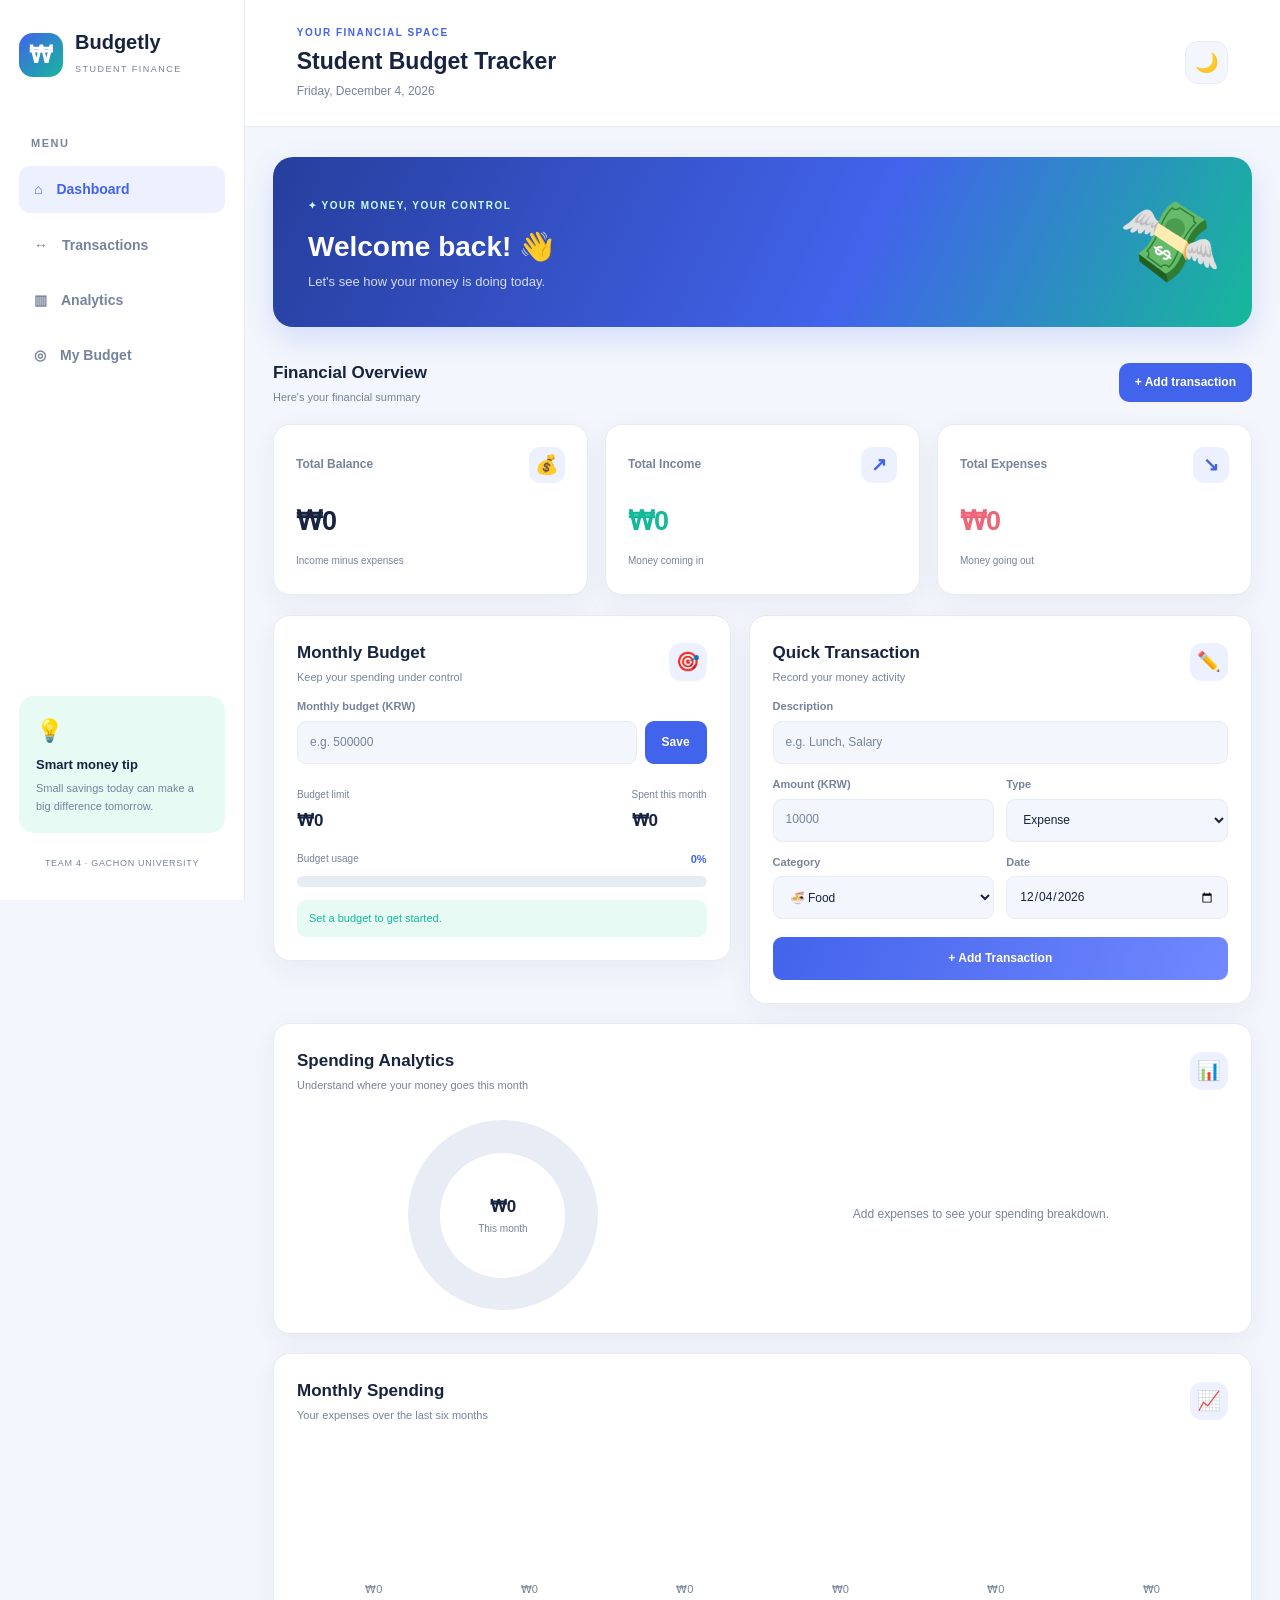
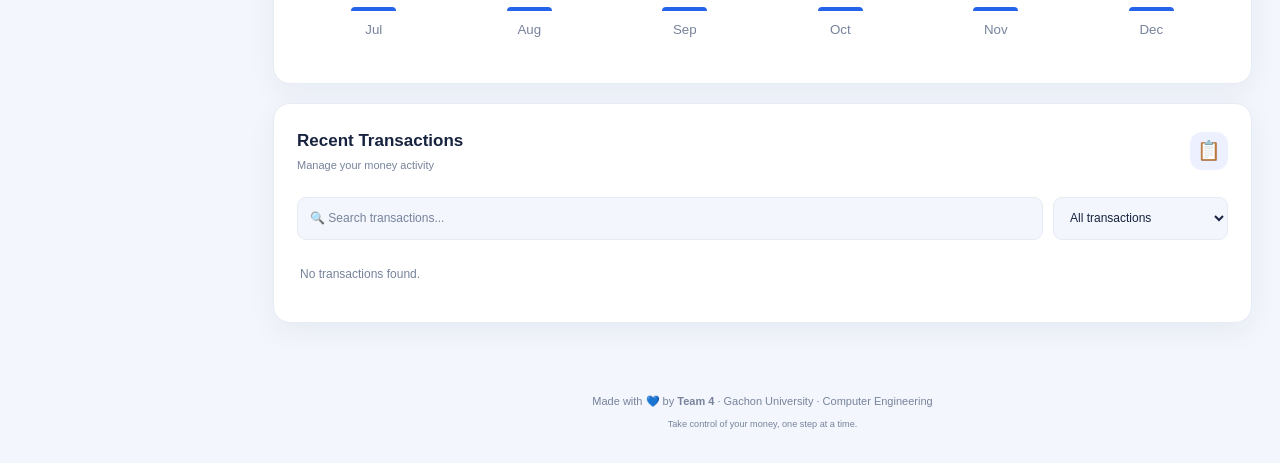
<file: index.html>
<!DOCTYPE html>
<html lang="en">
<head>
  <meta charset="UTF-8">
  <meta name="viewport" content="width=device-width, initial-scale=1.0">
  <meta name="theme-color" content="#f3f6fc">
  <title>Team 4 - Student Budget Tracker</title>
  <link rel="stylesheet" href="style.css">
  <script src="app.js" defer></script>
</head>
<body>
  <a class="skip-link" href="#main-content">Skip to main content</a>

  <aside class="sidebar">
    <div class="brand">
      <div class="brand-icon">₩</div>
      <div>
        <h2>Budgetly</h2>
        <span>STUDENT FINANCE</span>
      </div>
    </div>

    <p class="nav-label">MENU</p>
    <nav>
      <a href="#dashboard" class="nav-link active">⌂ <span>Dashboard</span></a>
      <a href="#transactions-section" class="nav-link">↔ <span>Transactions</span></a>
      <a href="#analytics" class="nav-link">▥ <span>Analytics</span></a>
      <a href="#budget-section" class="nav-link">◎ <span>My Budget</span></a>
    </nav>

    <div class="sidebar-bottom">
      <div class="sidebar-tip">
        <span>💡</span>
        <strong>Smart money tip</strong>
        <p>Small savings today can make a big difference tomorrow.</p>
      </div>
      <p class="team-label">TEAM 4 · GACHON UNIVERSITY</p>
    </div>
  </aside>

  <div class="main-area">
    <header class="topbar">
      <div>
        <p class="top-label">YOUR FINANCIAL SPACE</p>
        <h1>Student Budget Tracker</h1>
        <p id="today-date" class="date-text"></p>
      </div>
      <button type="button" id="theme-toggle" class="theme-button" aria-label="Switch to dark mode">🌙</button>
    </header>

    <main id="main-content" tabindex="-1">
      <section id="dashboard">
        <div class="welcome">
          <div>
            <span class="welcome-tag">✦ YOUR MONEY, YOUR CONTROL</span>
            <h2>Welcome back! 👋</h2>
            <p>Let's see how your money is doing today.</p>
          </div>
          <div class="welcome-art">💸</div>
        </div>

        <div class="section-heading">
          <div>
            <h2>Financial Overview</h2>
            <p>Here's your financial summary</p>
          </div>
          <button type="button" class="add-shortcut" id="add-shortcut">+ Add transaction</button>
        </div>

        <section class="summary" aria-label="Financial summary">
          <article class="stat-card balance-card">
            <div class="stat-top">
              <span>Total Balance</span>
              <span class="stat-icon">💰</span>
            </div>
            <p id="balance">₩0</p>
            <small>Income minus expenses</small>
          </article>

          <article class="stat-card income-card">
            <div class="stat-top">
              <span>Total Income</span>
              <span class="stat-icon">↗</span>
            </div>
            <p id="income">₩0</p>
            <small>Money coming in</small>
          </article>

          <article class="stat-card expense-card">
            <div class="stat-top">
              <span>Total Expenses</span>
              <span class="stat-icon">↘</span>
            </div>
            <p id="expenses">₩0</p>
            <small>Money going out</small>
          </article>
        </section>

        <div class="dashboard-grid">
          <section class="panel" id="budget-section">
            <div class="panel-heading">
              <div>
                <h2>Monthly Budget</h2>
                <p>Keep your spending under control</p>
              </div>
              <span class="panel-icon">🎯</span>
            </div>

            <form id="budget-form" class="budget-form">
              <label for="budget-limit">Monthly budget (KRW)</label>
              <div class="inline-form">
                <input type="number" id="budget-limit" min="1" placeholder="e.g. 500000" required>
                <button type="submit">Save</button>
              </div>
            </form>

            <div class="budget-numbers">
              <div>
                <span>Budget limit</span>
                <strong id="budget-total">₩0</strong>
              </div>
              <div>
                <span>Spent this month</span>
                <strong id="budget-spent">₩0</strong>
              </div>
            </div>

            <div class="progress-heading">
              <span>Budget usage</span>
              <strong id="budget-percent">0%</strong>
            </div>
            <progress id="budget-progress" value="0" max="100" aria-label="Monthly budget used"></progress>
            <p id="budget-message" role="status" aria-live="polite">Set a budget to get started.</p>
          </section>

          <section class="panel quick-panel" id="transaction-form-section">
            <div class="panel-heading">
              <div>
                <h2>Quick Transaction</h2>
                <p>Record your money activity</p>
              </div>
              <span class="panel-icon">✏️</span>
            </div>

            <form id="transaction-form">
              <label for="description">Description</label>
              <input id="description" placeholder="e.g. Lunch, Salary" maxlength="60" required>

              <div class="form-row">
                <div>
                  <label for="amount">Amount (KRW)</label>
                  <input id="amount" type="number" min="1" placeholder="10000" required>
                </div>
                <div>
                  <label for="type">Type</label>
                  <select id="type">
                    <option value="expense">Expense</option>
                    <option value="income">Income</option>
                  </select>
                </div>
              </div>

              <div class="form-row">
                <div>
                  <label for="category">Category</label>
                  <select id="category">
                    <option value="Food">🍜 Food</option>
                    <option value="Transport">🚌 Transport</option>
                    <option value="Housing">🏠 Housing</option>
                    <option value="Education">📚 Education</option>
                    <option value="Shopping">🛍️ Shopping</option>
                    <option value="Entertainment">🎮 Entertainment</option>
                    <option value="Health">💊 Health</option>
                    <option value="Other">📦 Other</option>
                  </select>
                </div>
                <div>
                  <label for="transaction-date">Date</label>
                  <input type="date" id="transaction-date" required>
                </div>
              </div>

              <button type="submit" id="transaction-submit">+ Add Transaction</button>
              <button type="button" id="cancel-edit" class="cancel-button" hidden>Cancel editing</button>
            </form>
          </section>
        </div>

        <section class="panel analytics-panel" id="analytics">
          <div class="panel-heading">
            <div>
              <h2>Spending Analytics</h2>
              <p>Understand where your money goes this month</p>
            </div>
            <span class="panel-icon">📊</span>
          </div>
          <div class="analytics-grid">
            <div class="chart-area">
              <div id="category-chart" class="donut-chart" role="img" aria-label="No expense data available">
                <div class="donut-center">
                  <strong id="chart-total">₩0</strong>
                  <span>This month</span>
                </div>
              </div>
            </div>
            <div id="category-legend" class="category-legend">
              <p class="empty-chart">Add expenses to see your spending breakdown.</p>
            </div>
          </div>
        </section>

        <section class="panel monthly-panel">
          <div class="panel-heading">
            <div>
              <h2>Monthly Spending</h2>
              <p>Your expenses over the last six months</p>
            </div>
            <span class="panel-icon">📈</span>
          </div>
          <div id="monthly-chart" class="monthly-chart" role="img" aria-label="Monthly spending chart">
            <p class="empty-chart">Your monthly spending chart will appear here.</p>
          </div>
        </section>

        <section class="panel transactions-panel" id="transactions-section">
          <div class="panel-heading">
            <div>
              <h2>Recent Transactions</h2>
              <p>Manage your money activity</p>
            </div>
            <span class="panel-icon">📋</span>
          </div>

          <div class="transaction-tools">
            <input type="search" id="search-transactions" placeholder="🔍 Search transactions..." aria-label="Search transactions">
            <select id="filter-type" aria-label="Filter transaction type">
              <option value="all">All transactions</option>
              <option value="income">Income only</option>
              <option value="expense">Expenses only</option>
            </select>
          </div>

          <ul id="transactions" aria-live="polite" aria-relevant="additions removals"></ul>
        </section>
      </section>
    </main>

    <footer>
      <p>Made with 💙 by <strong>Team 4</strong> · Gachon University · Computer Engineering</p>
      <small>Take control of your money, one step at a time.</small>
    </footer>
  </div>

  <div id="toast" class="toast" role="status" aria-live="polite"></div>
</body>
</html>
</file>
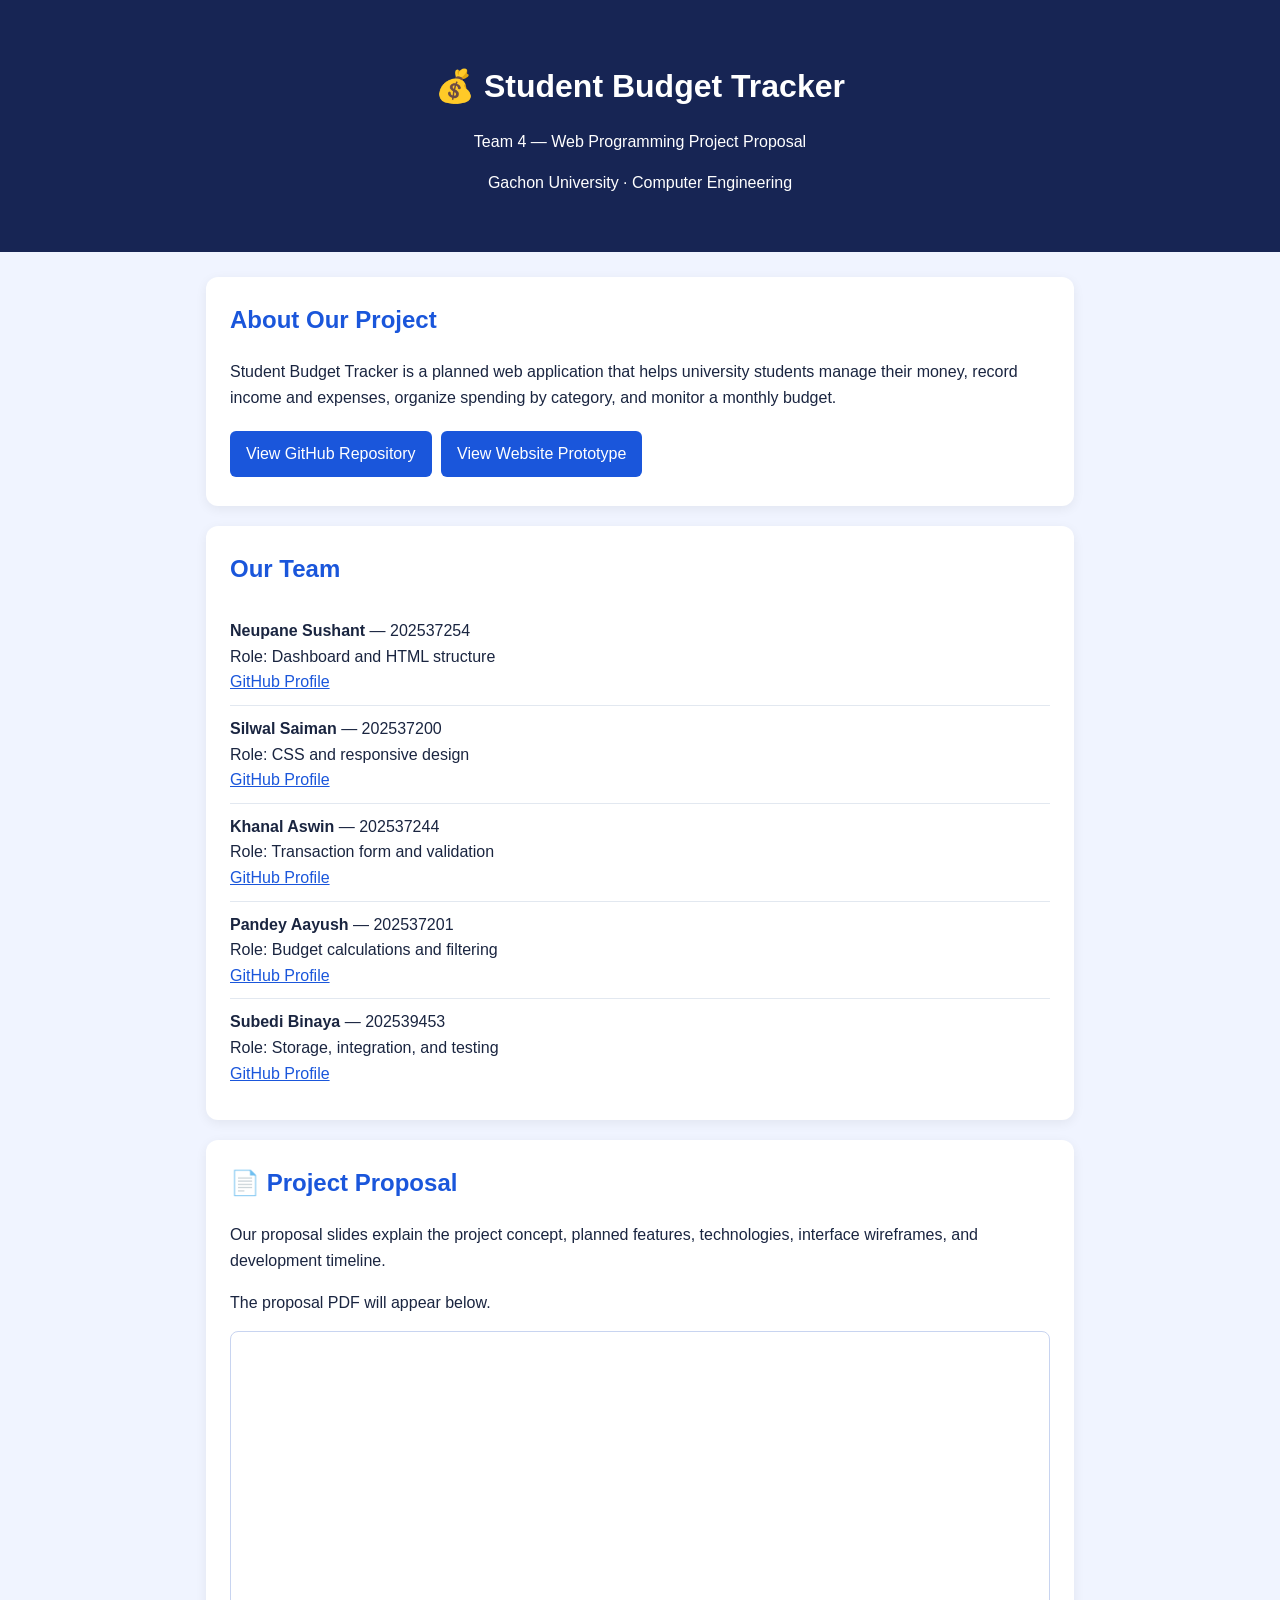
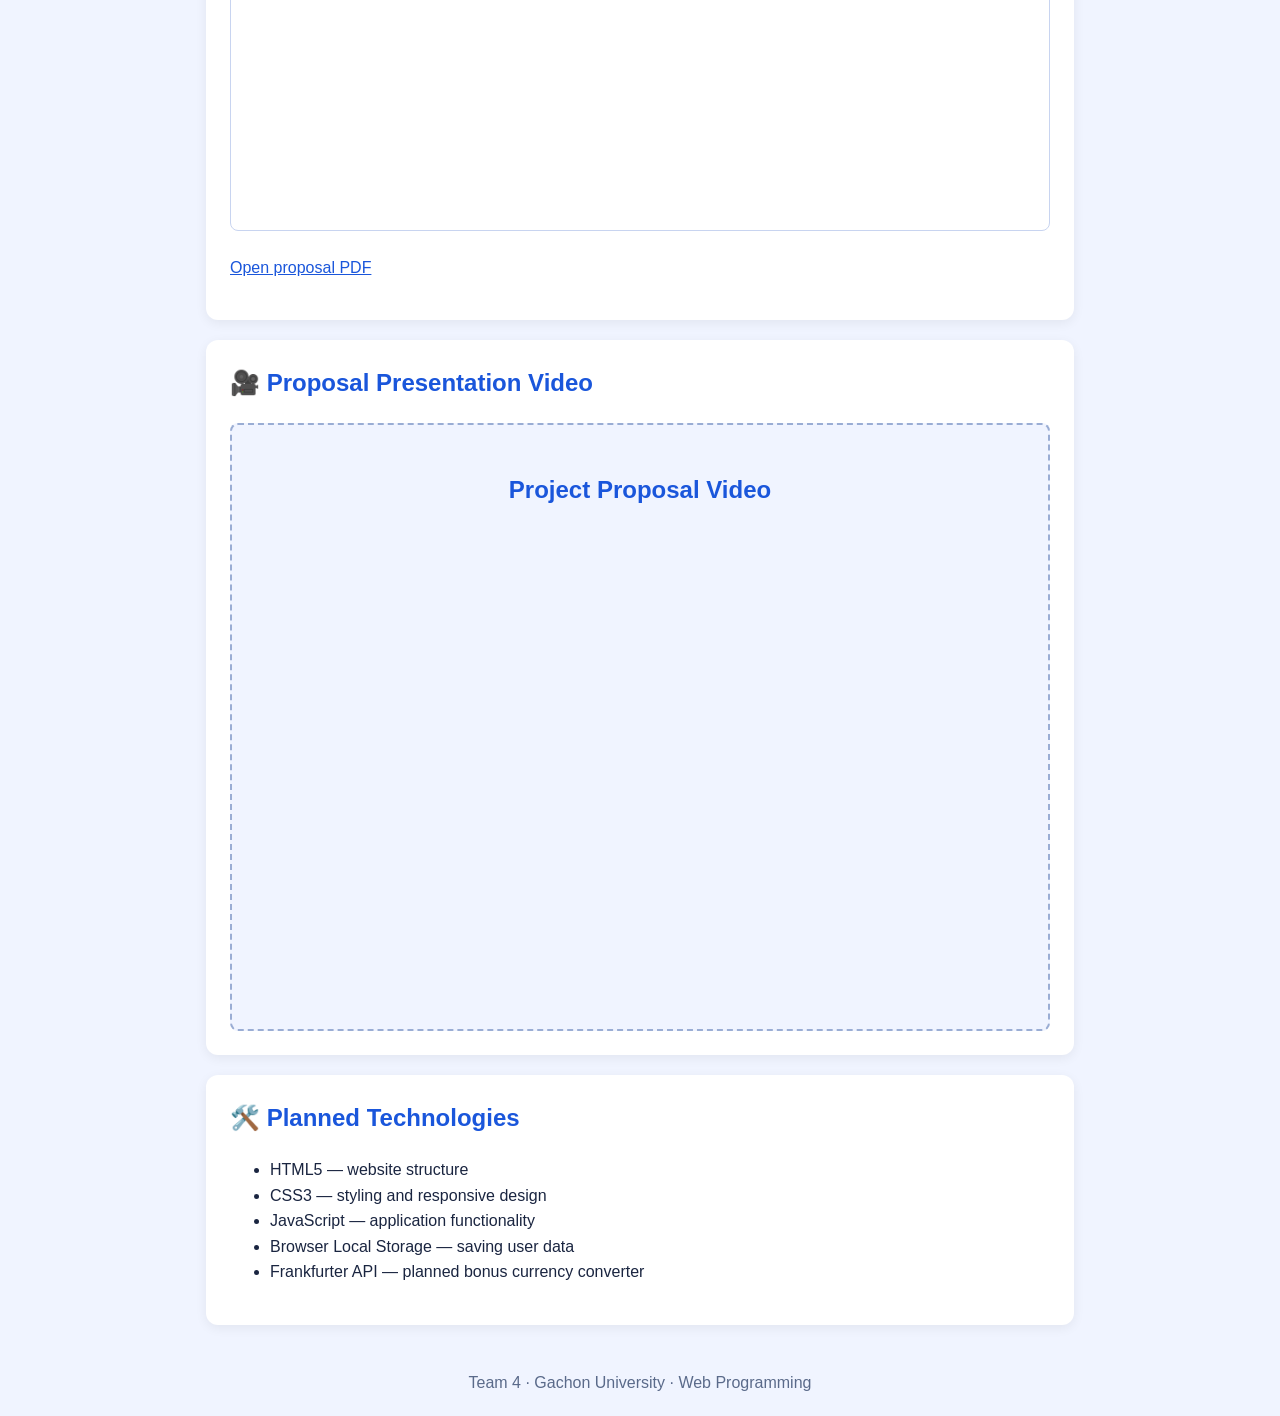
<file: proposal/index.html>
<!DOCTYPE html>
<html lang="en">
<head>
  <meta charset="UTF-8">
  <meta name="viewport" content="width=device-width, initial-scale=1.0">
  <title>Team 4 | Project Proposal</title>

  <style>
    * {
      box-sizing: border-box;
    }

    body {
      margin: 0;
      font-family: Arial, sans-serif;
      background: #f0f4ff;
      color: #1a2540;
      line-height: 1.6;
    }

    header {
      background: #172554;
      color: white;
      text-align: center;
      padding: 40px 20px;
    }

    header h1 {
      margin-bottom: 8px;
    }

    main {
      max-width: 900px;
      margin: 25px auto;
      padding: 0 16px;
    }

    .card {
      background: white;
      padding: 24px;
      margin-bottom: 20px;
      border-radius: 12px;
      box-shadow: 0 3px 12px #00000010;
    }

    h2 {
      color: #1a56db;
      margin-top: 0;
    }

    a {
      color: #1a56db;
    }

    .team-member {
      padding: 10px 0;
      border-bottom: 1px solid #e2e8f0;
    }

    .team-member:last-child {
      border-bottom: none;
    }

    .placeholder {
      background: #f0f4ff;
      border: 2px dashed #9aadd4;
      border-radius: 8px;
      padding: 30px 15px;
      text-align: center;
    }

    .button {
      display: inline-block;
      background: #1a56db;
      color: white;
      padding: 10px 16px;
      border-radius: 6px;
      text-decoration: none;
      margin: 5px 5px 5px 0;
    }

    .button:hover {
      background: #1745ad;
    }

    iframe {
      width: 100%;
      height: 500px;
      border: 1px solid #c8d4f0;
      border-radius: 8px;
    }

    footer {
      text-align: center;
      padding: 20px;
      color: #5a6a8a;
    }

    @media (max-width: 600px) {
      header {
        padding: 28px 15px;
      }

      .card {
        padding: 18px;
      }

      iframe {
        height: 350px;
      }
    }
  </style>
</head>

<body>

  <header>
    <h1>💰 Student Budget Tracker</h1>
    <p>Team 4 — Web Programming Project Proposal</p>
    <p>Gachon University · Computer Engineering</p>
  </header>

  <main>

    <section class="card">
      <h2>About Our Project</h2>
      <p>
        Student Budget Tracker is a planned web application that helps
        university students manage their money, record income and expenses,
        organize spending by category, and monitor a monthly budget.
      </p>

      <a class="button"
         href="https://github.com/sushant0101n-gif/team-4-project">
        View GitHub Repository
      </a>

      <a class="button" href="../index.html">
        View Website Prototype
      </a>
    </section>

    <section class="card">
      <h2>Our Team</h2>

      <div class="team-member">
        <strong>Neupane Sushant</strong> — 202537254<br>
        Role: Dashboard and HTML structure<br>
        <a href="https://github.com/sushant0101n-gif">GitHub Profile</a>
      </div>

      <div class="team-member">
        <strong>Silwal Saiman</strong> — 202537200<br>
        Role: CSS and responsive design<br>
        <a href="https://github.com/saimansilwal7-oss">GitHub Profile</a>
      </div>

      <div class="team-member">
        <strong>Khanal Aswin</strong> — 202537244<br>
        Role: Transaction form and validation<br>
        <a href="https://github.com/aswin-wq">GitHub Profile</a>
      </div>

      <div class="team-member">
        <strong>Pandey Aayush</strong> — 202537201<br>
        Role: Budget calculations and filtering<br>
        <a href="https://github.com/202537201-pandeyaayush">
          GitHub Profile
        </a>
      </div>

      <div class="team-member">
        <strong>Subedi Binaya</strong> — 202539453<br>
        Role: Storage, integration, and testing<br>
        <a href="https://github.com/bineyho">GitHub Profile</a>
      </div>
    </section>

    <section class="card">
      <h2>📄 Project Proposal</h2>
      <p>
        Our proposal slides explain the project concept, planned features,
        technologies, interface wireframes, and development timeline.
      </p>

      <p>
        The proposal PDF will appear below.
      </p>

      <iframe
        src="proposal_Team4.pdf"
        title="Team 4 Project Proposal PDF">
      </iframe>

      <p>
        <a href="proposal_Team4.pdf">Open proposal PDF</a>
      </p>
    </section>

    <section class="card">
      <h2>🎥 Proposal Presentation Video</h2>

      <div class="placeholder">
    
        <p>
        <section id="project-video">
  <h2>Project Proposal Video</h2>

  <div class="video-container">
    <iframe
      src="https://drive.google.com/file/d/1T9Zv-fc7BrkVZfea-02G5jmJIdds2VCA/preview"
      title="Team 4 Student Budget Tracker Proposal"
      allow="autoplay; fullscreen"
      allowfullscreen>
    </iframe>
  </div>
</section>

<style>
  .video-container {
    position: relative;
    width: 100%;
    max-width: 900px;
    margin: 20px auto;
    aspect-ratio: 16 / 9;
  }

  .video-container iframe {
    width: 100%;
    height: 100%;
    border: 0;
    border-radius: 12px;
  }
</style>
        </p>
      </div>
    </section>

    <section class="card">
      <h2>🛠️ Planned Technologies</h2>
      <ul>
        <li>HTML5 — website structure</li>
        <li>CSS3 — styling and responsive design</li>
        <li>JavaScript — application functionality</li>
        <li>Browser Local Storage — saving user data</li>
        <li>Frankfurter API — planned bonus currency converter</li>
      </ul>
    </section>

  </main>

  <footer>
    Team 4 · Gachon University · Web Programming
  </footer>

</body>
</html>
</file>
<file: style.css>
:root {
  --bg: #f3f6fc;
  --surface: #ffffff;
  --ink: #17233f;
  --muted: #77839b;
  --blue: #4263eb;
  --blue-light: #edf1ff;
  --mint: #16b89a;
  --green-bg: #e8faf4;
  --red: #ed6579;
  --line: #e7ebf3;
  --shadow: 0 8px 28px rgba(30, 48, 90, .06);
}

body.dark-mode {
  --bg: #111827;
  --surface: #1e293b;
  --ink: #f1f5f9;
  --muted: #a0aec0;
  --blue: #8297ff;
  --blue-light: #303d60;
  --mint: #44d6b3;
  --green-bg: #173c37;
  --red: #ff8496;
  --line: #334155;
  --shadow: 0 8px 28px rgba(0, 0, 0, .15);
}

* {
  box-sizing: border-box;
}

html {
  scroll-behavior: smooth;
}

body {
  margin: 0;
  min-height: 100vh;
  background: var(--bg);
  color: var(--ink);
  font-family: Inter, "Segoe UI", Arial, sans-serif;
  line-height: 1.6;
  transition: background .25s, color .25s;
}

button, input, select {
  font: inherit;
}

button {
  cursor: pointer;
}

.skip-link {
  position: absolute;
  top: -100px;
  left: 10px;
  z-index: 9999;
  padding: 12px 18px;
  color: #000;
  background: #fff;
  border: 3px solid #000;
  border-radius: 8px;
  font-weight: bold;
}

.skip-link:focus {
  top: 10px;
}

/* Sidebar */

.sidebar {
  position: fixed;
  top: 0;
  bottom: 0;
  left: 0;
  z-index: 10;
  display: flex;
  flex-direction: column;
  width: 245px;
  padding: 30px 19px;
  background: var(--surface);
  border-right: 1px solid var(--line);
}

.brand {
  display: flex;
  align-items: center;
  gap: 12px;
  margin-bottom: 55px;
}

.brand-icon {
  display: grid;
  place-items: center;
  width: 44px;
  height: 44px;
  border-radius: 14px;
  color: white;
  font-size: 24px;
  font-weight: 800;
  background: linear-gradient(135deg, #4263eb, #16b89a);
}

.brand h2 {
  margin: 0;
  font-size: 20px;
  line-height: 1.2;
}

.brand span {
  color: var(--muted);
  font-size: 9px;
  letter-spacing: 1.5px;
}

.nav-label {
  margin: 0 0 14px 12px;
  color: var(--muted);
  font-size: 11px;
  font-weight: 800;
  letter-spacing: 1.5px;
}

.sidebar nav {
  display: grid;
  gap: 9px;
}

.nav-link {
  display: flex;
  align-items: center;
  gap: 14px;
  padding: 12px 15px;
  border-radius: 11px;
  color: var(--muted);
  font-size: 14px;
  font-weight: 650;
  text-decoration: none;
  transition: .2s;
}

.nav-link:hover,
.nav-link.active {
  color: var(--blue);
  background: var(--blue-light);
}

.sidebar-bottom {
  margin-top: auto;
}

.sidebar-tip {
  padding: 17px;
  border-radius: 15px;
  background: var(--green-bg);
}

.sidebar-tip span {
  font-size: 22px;
}

.sidebar-tip strong {
  display: block;
  margin-top: 6px;
  font-size: 13px;
}

.sidebar-tip p {
  margin: 5px 0 0;
  color: var(--muted);
  font-size: 11px;
}

.team-label {
  margin: 23px 0 0;
  color: var(--muted);
  text-align: center;
  font-size: 9px;
  letter-spacing: .7px;
}

/* Main area */

.main-area {
  min-height: 100vh;
  margin-left: 245px;
}

.topbar {
  display: flex;
  align-items: center;
  justify-content: space-between;
  padding: 25px 5%;
  border-bottom: 1px solid var(--line);
  background: var(--surface);
}

.top-label {
  margin: 0;
  color: var(--blue);
  font-size: 10px;
  font-weight: 800;
  letter-spacing: 1.5px;
}

.topbar h1 {
  margin: 2px 0;
  font-size: 23px;
}

.date-text {
  margin: 0;
  color: var(--muted);
  font-size: 12px;
}

.theme-button {
  width: 43px;
  height: 43px;
  border: 1px solid var(--line);
  border-radius: 13px;
  color: var(--ink);
  background: var(--bg);
  font-size: 19px;
}

main {
  width: min(100% - 56px, 1120px);
  margin: 30px auto 45px;
  scroll-margin-top: 20px;
}

/* Welcome */

.welcome {
  display: flex;
  align-items: center;
  justify-content: space-between;
  min-height: 165px;
  padding: 25px 35px;
  overflow: hidden;
  border-radius: 20px;
  color: white;
  background: linear-gradient(115deg, #263e9d, #4263eb 60%, #16b89a);
  box-shadow: 0 12px 30px rgba(66, 99, 235, .17);
}

.welcome-tag {
  font-size: 10px;
  font-weight: 800;
  letter-spacing: 1.5px;
  color: #c9ffed;
}

.welcome h2 {
  margin: 8px 0 2px;
  font-size: 28px;
  color: white;
}

.welcome p {
  margin: 0;
  color: rgba(255,255,255,.8);
  font-size: 13px;
}

.welcome-art {
  font-size: 75px;
  transform: rotate(-12deg);
  animation: float 3s ease-in-out infinite;
}

@keyframes float {
  50% { transform: translateY(-8px) rotate(-5deg); }
}

/* Section headings */

.section-heading,
.panel-heading {
  display: flex;
  align-items: center;
  justify-content: space-between;
  gap: 12px;
}

.section-heading {
  margin: 32px 0 17px;
}

.section-heading h2,
.panel-heading h2 {
  margin: 0;
  font-size: 17px;
}

.section-heading p,
.panel-heading p {
  margin: 3px 0 0;
  color: var(--muted);
  font-size: 11px;
}

.add-shortcut {
  padding: 10px 16px;
  border: 0;
  border-radius: 10px;
  color: white;
  background: var(--blue);
  font-size: 12px;
  font-weight: 700;
  transition: .2s;
}

.add-shortcut:hover {
  transform: translateY(-2px);
  filter: brightness(1.1);
}

/* Summary cards */

.summary {
  display: grid;
  grid-template-columns: repeat(3, minmax(0, 1fr));
  gap: 17px;
  margin-bottom: 20px;
}

.stat-card {
  position: relative;
  padding: 22px;
  overflow: hidden;
  border: 1px solid var(--line);
  border-radius: 17px;
  background: var(--surface);
  box-shadow: var(--shadow);
  transition: transform .2s, box-shadow .2s;
}

.stat-card:hover {
  transform: translateY(-4px);
  box-shadow: 0 15px 30px rgba(30, 48, 90, .12);
}

.stat-top {
  display: flex;
  align-items: center;
  justify-content: space-between;
  color: var(--muted);
  font-size: 12px;
  font-weight: 650;
}

.stat-icon {
  display: grid;
  place-items: center;
  width: 36px;
  height: 36px;
  border-radius: 11px;
  color: var(--blue);
  background: var(--blue-light);
  font-size: 19px;
}

.stat-card > p {
  margin: 17px 0 3px;
  font-size: clamp(19px, 2.4vw, 27px);
  font-weight: 800;
  letter-spacing: -1px;
  overflow-wrap: anywhere;
}

.stat-card small {
  color: var(--muted);
  font-size: 10px;
}

.income-card > p { color: var(--mint); }
.expense-card > p { color: var(--red); }

/* Panels and forms */

.dashboard-grid {
  display: grid;
  grid-template-columns: 1fr 1.1fr;
  align-items: start;
  gap: 18px;
}

.panel {
  min-width: 0;
  margin-bottom: 19px;
  padding: 23px;
  border: 1px solid var(--line);
  border-radius: 17px;
  background: var(--surface);
  box-shadow: var(--shadow);
  scroll-margin-top: 20px;
}

.panel-icon {
  display: grid;
  place-items: center;
  width: 38px;
  height: 38px;
  border-radius: 12px;
  background: var(--blue-light);
  font-size: 19px;
}

label {
  display: block;
  margin: 12px 0 5px;
  color: var(--muted);
  font-size: 11px;
  font-weight: 700;
}

input, select {
  width: 100%;
  min-width: 0;
  min-height: 43px;
  padding: 10px 12px;
  border: 1px solid var(--line);
  border-radius: 9px;
  outline: none;
  color: var(--ink);
  background: var(--bg);
  font-size: 12px;
  transition: .2s;
}

input:focus, select:focus {
  border-color: var(--blue);
  box-shadow: 0 0 0 3px rgba(66, 99, 235, .13);
}

input::placeholder {
  color: var(--muted);
}

button:focus-visible,
a:focus-visible {
  outline: 3px solid var(--mint);
  outline-offset: 3px;
}

.inline-form {
  display: flex;
  gap: 8px;
}

.inline-form button,
#transaction-submit {
  flex: 0 0 auto;
  min-height: 43px;
  padding: 10px 17px;
  border: 0;
  border-radius: 9px;
  color: white;
  background: var(--blue);
  font-size: 12px;
  font-weight: 750;
  transition: .2s;
}

.inline-form button:hover,
#transaction-submit:hover {
  filter: brightness(1.1);
  transform: translateY(-1px);
}

.budget-numbers {
  display: flex;
  justify-content: space-between;
  gap: 10px;
  margin: 23px 0 17px;
}

.budget-numbers div {
  display: grid;
  gap: 4px;
}

.budget-numbers span,
.progress-heading span {
  color: var(--muted);
  font-size: 10px;
}

.budget-numbers strong {
  font-size: 17px;
}

.progress-heading {
  display: flex;
  justify-content: space-between;
  margin-bottom: 7px;
}

.progress-heading strong {
  color: var(--blue);
  font-size: 11px;
}

progress {
  display: block;
  width: 100%;
  height: 11px;
  overflow: hidden;
  border: 0;
  border-radius: 99px;
  accent-color: var(--mint);
}

progress::-webkit-progress-bar {
  border-radius: 99px;
  background: var(--line);
}

progress::-webkit-progress-value {
  border-radius: 99px;
  background: linear-gradient(90deg, var(--mint), #79dfbd);
  transition: width .4s;
}

progress::-moz-progress-bar {
  border-radius: 99px;
  background: var(--mint);
}

#budget-message {
  margin: 13px 0 0;
  padding: 10px 12px;
  border-radius: 9px;
  color: var(--mint);
  background: var(--green-bg);
  font-size: 11px;
}

#budget-message.warning {
  color: #d97706;
  background: #fff5df;
}

body.dark-mode #budget-message.warning {
  background: #49371c;
  color: #ffce79;
}

#budget-message.danger {
  color: var(--red);
  background: rgba(237, 101, 121, .12);
}

.form-row {
  display: grid;
  grid-template-columns: 1fr 1fr;
  gap: 12px;
}

#transaction-submit {
  width: 100%;
  margin-top: 18px;
  background: linear-gradient(110deg, var(--blue), #7188ff);
}

.cancel-button {
  width: 100%;
  min-height: 40px;
  margin-top: 8px;
  border: 1px solid var(--line);
  border-radius: 9px;
  color: var(--muted);
  background: var(--bg);
  font-size: 12px;
}

[hidden] {
  display: none !important;
}

/* Analytics */

.analytics-grid {
  display: grid;
  grid-template-columns: 1fr 1.2fr;
  align-items: center;
  gap: 25px;
  margin-top: 25px;
}

.chart-area {
  display: grid;
  place-items: center;
}

.donut-chart {
  display: grid;
  place-items: center;
  width: 190px;
  height: 190px;
  border-radius: 50%;
  background: conic-gradient(var(--line) 0% 100%);
  transition: background .4s;
}

.donut-center {
  display: flex;
  flex-direction: column;
  align-items: center;
  justify-content: center;
  width: 125px;
  height: 125px;
  border-radius: 50%;
  background: var(--surface);
}

.donut-center strong {
  max-width: 115px;
  font-size: 17px;
  overflow-wrap: anywhere;
}

.donut-center span {
  color: var(--muted);
  font-size: 10px;
}

.category-legend {
  display: grid;
  gap: 13px;
}

.legend-item {
  display: flex;
  align-items: center;
  justify-content: space-between;
  gap: 10px;
  font-size: 11px;
}

.legend-name {
  display: flex;
  align-items: center;
  gap: 8px;
  color: var(--muted);
}

.legend-dot {
  width: 10px;
  height: 10px;
  flex: 0 0 auto;
  border-radius: 3px;
}

.legend-item strong {
  font-size: 11px;
}

.empty-chart {
  color: var(--muted);
  font-size: 12px;
  text-align: center;
}

/* Monthly chart */

.monthly-chart {
  display: grid;
  grid-template-columns: repeat(6, minmax(0, 1fr));
  align-items: end;
  gap: 14px;
  min-height: 175px;
  margin-top: 25px;
}

.month-column {
  display: flex;
  flex-direction: column;
  align-items: center;
  gap: 8px;
  height: 160px;
}

.month-value {
  color: var(--muted);
  font-size: 9px;
  text-align: center;
  overflow-wrap: anywhere;
}

.month-bar-area {
  display: flex;
  align-items: end;
  justify-content: center;
  width: 100%;
  flex: 1;
  border-radius: 8px;
  background: var(--bg);
  overflow: hidden;
}

.month-bar {
  width: 65%;
  min-height: 3px;
  border-radius: 7px 7px 0 0;
  background: linear-gradient(180deg, #8297ff, var(--blue));
  transition: height .4s;
}

.month-name {
  color: var(--muted);
  font-size: 10px;
  font-weight: 650;
}

/* Transaction history */

.transaction-tools {
  display: flex;
  gap: 10px;
  margin: 22px 0 10px;
}

.transaction-tools input {
  flex: 1;
}

.transaction-tools select {
  width: 175px;
}

#transactions {
  margin: 0;
  padding: 0;
  list-style: none;
}

#transactions li {
  display: flex;
  align-items: center;
  justify-content: space-between;
  gap: 12px;
  padding: 15px 3px;
  border-bottom: 1px solid var(--line);
}

#transactions li:last-child {
  border-bottom: 0;
}

.transaction-info {
  display: flex;
  align-items: center;
  min-width: 0;
  gap: 11px;
}

.transaction-icon {
  display: grid;
  place-items: center;
  width: 39px;
  height: 39px;
  flex: 0 0 auto;
  border-radius: 11px;
  background: var(--blue-light);
  font-size: 18px;
}

.transaction-details {
  min-width: 0;
}

.transaction-details strong {
  display: block;
  font-size: 12px;
  overflow-wrap: anywhere;
}

.transaction-details small {
  color: var(--muted);
  font-size: 10px;
}

.transaction-right {
  display: flex;
  align-items: center;
  gap: 12px;
}

.transaction-amount {
  font-size: 12px;
  font-weight: 800;
  white-space: nowrap;
}

.transaction-amount.income {
  color: var(--mint);
}

.transaction-amount.expense {
  color: var(--red);
}

.transaction-actions {
  display: flex;
  gap: 5px;
}

.transaction-actions button {
  width: 31px;
  height: 31px;
  border: 1px solid var(--line);
  border-radius: 8px;
  color: var(--muted);
  background: var(--bg);
  font-size: 12px;
}

.transaction-actions button:hover {
  color: var(--blue);
  border-color: var(--blue);
}

.empty-list {
  padding: 30px 10px !important;
  color: var(--muted);
  justify-content: center !important;
  text-align: center;
  font-size: 12px;
}

/* Footer and notifications */

footer {
  padding: 25px 15px 30px;
  color: var(--muted);
  text-align: center;
  font-size: 11px;
}

footer p {
  margin: 0 0 5px;
}

.toast {
  position: fixed;
  right: 25px;
  bottom: 25px;
  z-index: 100;
  max-width: calc(100% - 40px);
  padding: 13px 20px;
  border-radius: 11px;
  color: white;
  background: #17233f;
  box-shadow: 0 8px 25px rgba(0,0,0,.2);
  font-size: 12px;
  opacity: 0;
  transform: translateY(15px);
  pointer-events: none;
  transition: .25s;
}

.toast.show {
  opacity: 1;
  transform: translateY(0);
}

/* Responsive */

@media (max-width: 1050px) {
  .sidebar {
    width: 205px;
  }

  .main-area {
    margin-left: 205px;
  }

  main {
    width: calc(100% - 36px);
  }

  .dashboard-grid {
    grid-template-columns: 1fr;
  }
}

@media (max-width: 680px) {
  .sidebar {
    position: relative;
    width: 100%;
    height: auto;
    padding: 13px 15px;
    border-right: 0;
    border-bottom: 1px solid var(--line);
  }

  .brand {
    margin-bottom: 13px;
  }

  .sidebar nav {
    display: flex;
    gap: 6px;
    overflow-x: auto;
  }

  .nav-label,
  .sidebar-bottom {
    display: none;
  }

  .nav-link {
    flex: 0 0 auto;
    padding: 9px 11px;
    font-size: 11px;
  }

  .main-area {
    margin-left: 0;
  }

  .topbar {
    padding: 18px;
  }

  .topbar h1 {
    font-size: 18px;
  }

  main {
    width: calc(100% - 24px);
    margin-top: 18px;
  }

  .welcome {
    min-height: 135px;
    padding: 19px;
  }

  .welcome h2 {
    font-size: 21px;
  }

  .welcome-art {
    font-size: 50px;
  }

  .summary {
    grid-template-columns: 1fr;
    gap: 10px;
  }

  .stat-card {
    padding: 16px 19px;
  }

  .stat-card > p {
    margin-top: 10px;
    font-size: 24px;
  }

  .panel {
    padding: 17px;
  }

  .analytics-grid {
    grid-template-columns: 1fr;
    gap: 22px;
  }

  .category-legend {
    width: 100%;
  }

  .transaction-tools {
    flex-direction: column;
  }

  .transaction-tools select {
    width: 100%;
  }

  .transaction-right {
    flex-direction: column;
    align-items: flex-end;
    gap: 5px;
  }

  .transaction-actions {
    gap: 4px;
  }

  .monthly-chart {
    gap: 5px;
  }

  .month-value {
    font-size: 8px;
  }
}

@media (prefers-reduced-motion: reduce) {
  *,
  *::before,
  *::after {
    scroll-behavior: auto !important;
    animation: none !important;
    transition: none !important;
  }
}
/* Transaction and chart additions */

.transaction-item {
  display: flex;
  align-items: center;
  justify-content: space-between;
  gap: 15px;
  padding: 16px;
  border-bottom: 1px solid var(--border);
}

.transaction-info {
  display: flex;
  flex-direction: column;
  gap: 5px;
}

.transaction-info small {
  color: var(--muted);
}

.transaction-actions {
  display: flex;
  gap: 8px;
}

.transaction-actions button {
  padding: 7px 12px;
  border: 0;
  border-radius: 7px;
  cursor: pointer;
}

.income-text {
  color: #0d9b70;
  font-weight: 700;
}

.expense-text {
  color: #e05252;
  font-weight: 700;
}

.category-legend {
  display: flex;
  flex-direction: column;
  gap: 12px;
}

.legend-item {
  display: flex;
  align-items: center;
  gap: 10px;
  justify-content: space-between;
}

.legend-color {
  width: 12px;
  height: 12px;
  border-radius: 50%;
  flex-shrink: 0;
}

.legend-item span:nth-child(2) {
  flex: 1;
}

.monthly-chart {
  display: flex;
  align-items: flex-end;
  justify-content: space-around;
  gap: 12px;
  min-height: 210px;
  padding: 20px 5px;
}

.month-column {
  display: flex;
  flex: 1;
  flex-direction: column;
  align-items: center;
  justify-content: flex-end;
  gap: 8px;
  min-width: 0;
}

.month-column span {
  font-size: 11px;
  color: var(--muted);
}

.month-bar {
  width: min(100%, 45px);
  background: #2563eb;
  border-radius: 7px 7px 0 0;
  min-height: 4px;
}

.month-column small {
  color: var(--muted);
}

.cancel-button {
  margin-top: 8px;
}

@media (max-width: 600px) {
  .transaction-item {
    flex-wrap: wrap;
  }

  .monthly-chart {
    gap: 5px;
  }

  .month-column span {
    font-size: 9px;
  }
}
</file>
